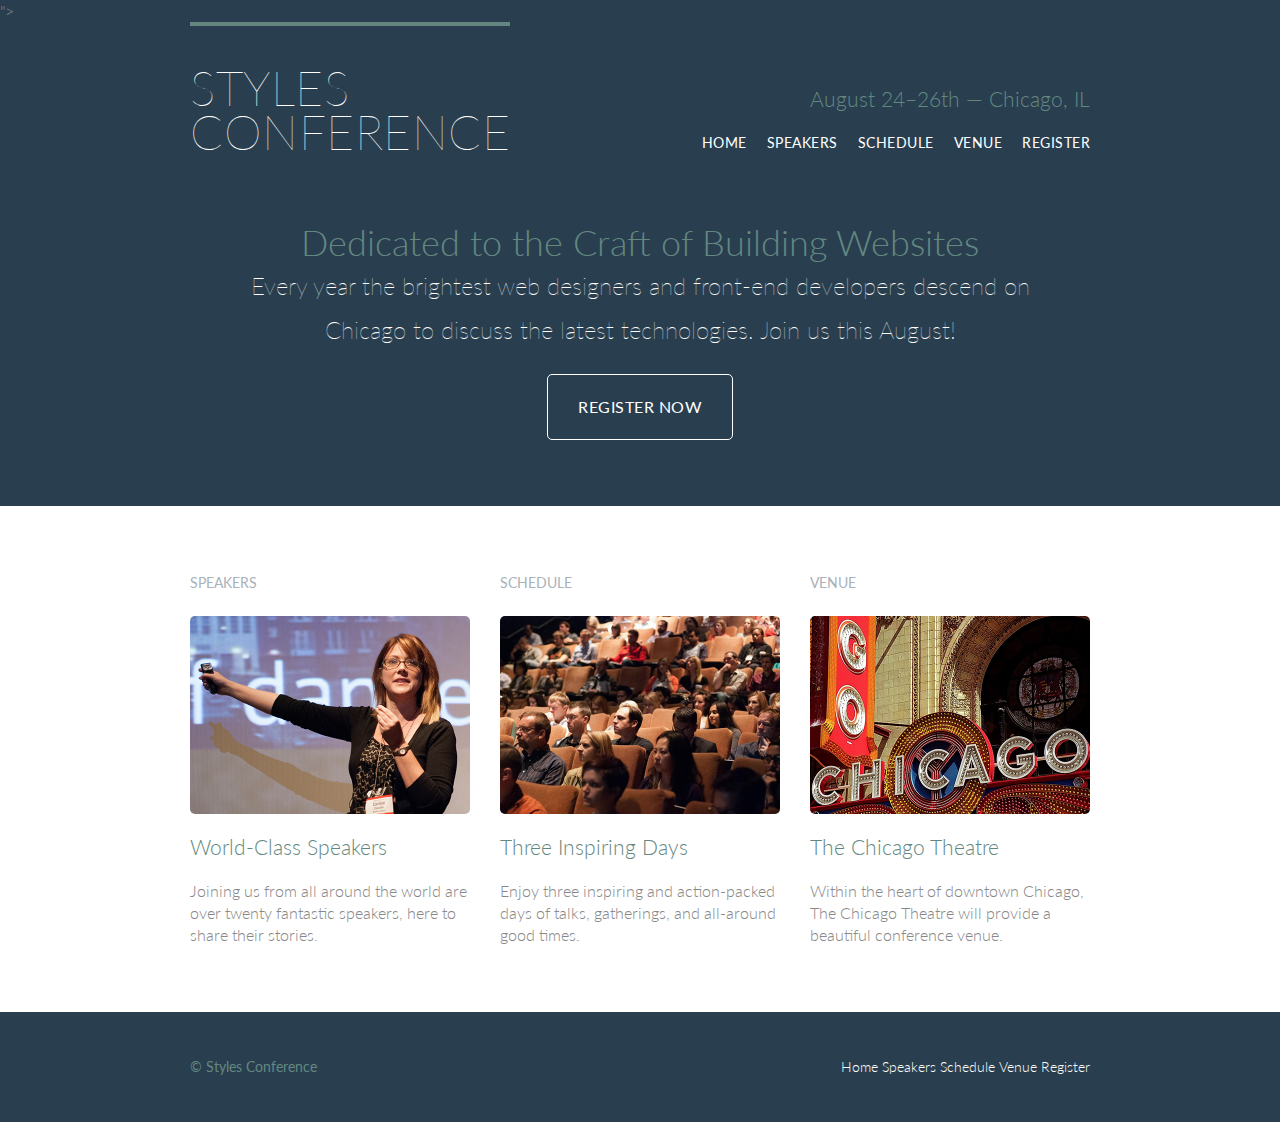
<file: index.html>
<!DOCTYPE html>
<html lang="en">

  <head>
    <meta charset="utf-8">
    <title>Styles Conference</title>
    <link rel="stylesheet" href="assets/stylesheets/main.css">
    <link rel="preconnect" href="https://fonts.googleapis.com">
    <link rel="preconnect" href="https://fonts.gstatic.com" crossorigin>
    <link href="https://fonts.googleapis.com/css2?family=Lato:wght@100;300;400&display=swap" rel="stylesheet">">
  </head>

  <body>

    <header class="primary-header container group">

      <h1 class="logo">
        <a href="index.html">Styles <br> Conference</a>
      </h1>
      <h3 class="tagline">August 24&ndash;26th &mdash; Chicago, IL</h3>

      <nav class="nav primary-nav">
        <ul>
          <li><a href="index.html">Home</a></li><!--
          --><li><a href="speakers.html">Speakers</a></li><!--
          --><li><a href="schedule.html">Schedule</a></li><!--
          --><li><a href="venue.html">Venue</a></li><!--
          --><li><a href="register.html">Register</a></li>
        </ul>
      </nav>

    </header>


    <section class="hero container">

      <h2>Dedicated to the Craft of Building Websites</h2>

      <p>Every year the brightest web designers and front-end developers descend on Chicago to discuss the latest technologies. Join us this August!</p>

      <a class="btn btn-alt" href="register.html">Register Now</a>

    </section>

    <section class="row">
      <div class="grid">

                                                      <!-- Speakers -->
      <section class="teaser col-1-3">
        <h5>Speakers</h5>
        <a href="speakers.html">
        <img src="assets/images/home/speakers.jpg" alt="Professional Speaker">
       
        <h3>World-Class Speakers</h3>
      </a>
        <p>Joining us from all around the world are over twenty fantastic speakers, here to share their stories.</p>
      </section><!-- 
        Schedule 
      --><section class="teaser col-1-3">
        <a href="schedule.html">
          <h5>Schedule</h5>
          <img src="assets/images/home/schedule.jpg" alt="Schedule">
          <h3>Three Inspiring Days</h3>
        </a>
        <p>Enjoy three inspiring and action-packed days of talks, gatherings, and all-around good times.</p>
      </section><!-- 
        Venue 
      --><section class="teaser col-1-3">
        <a href="venue.html">
          <h5>Venue</h5>
          <img src="assets/images/home/venue.jpg" alt="Venue">
          <h3>The Chicago Theatre</h3>
        </a>
        <p>Within the heart of downtown Chicago, The Chicago Theatre will provide a beautiful conference venue.</p>
      </section>

      </div>

    </section>



    <footer class="primary-footer container group">

      <small>&copy; Styles Conference </small>

      <nav class="nav">
        <a href="index.html">Home</a>
        <a href="speakers.html">Speakers</a>
        <a href="schedule.html">Schedule</a>
        <a href="venue.html">Venue</a>
        <a href="register.html">Register</a>
      </nav>

    </footer>

  </body>
</html>
</file>
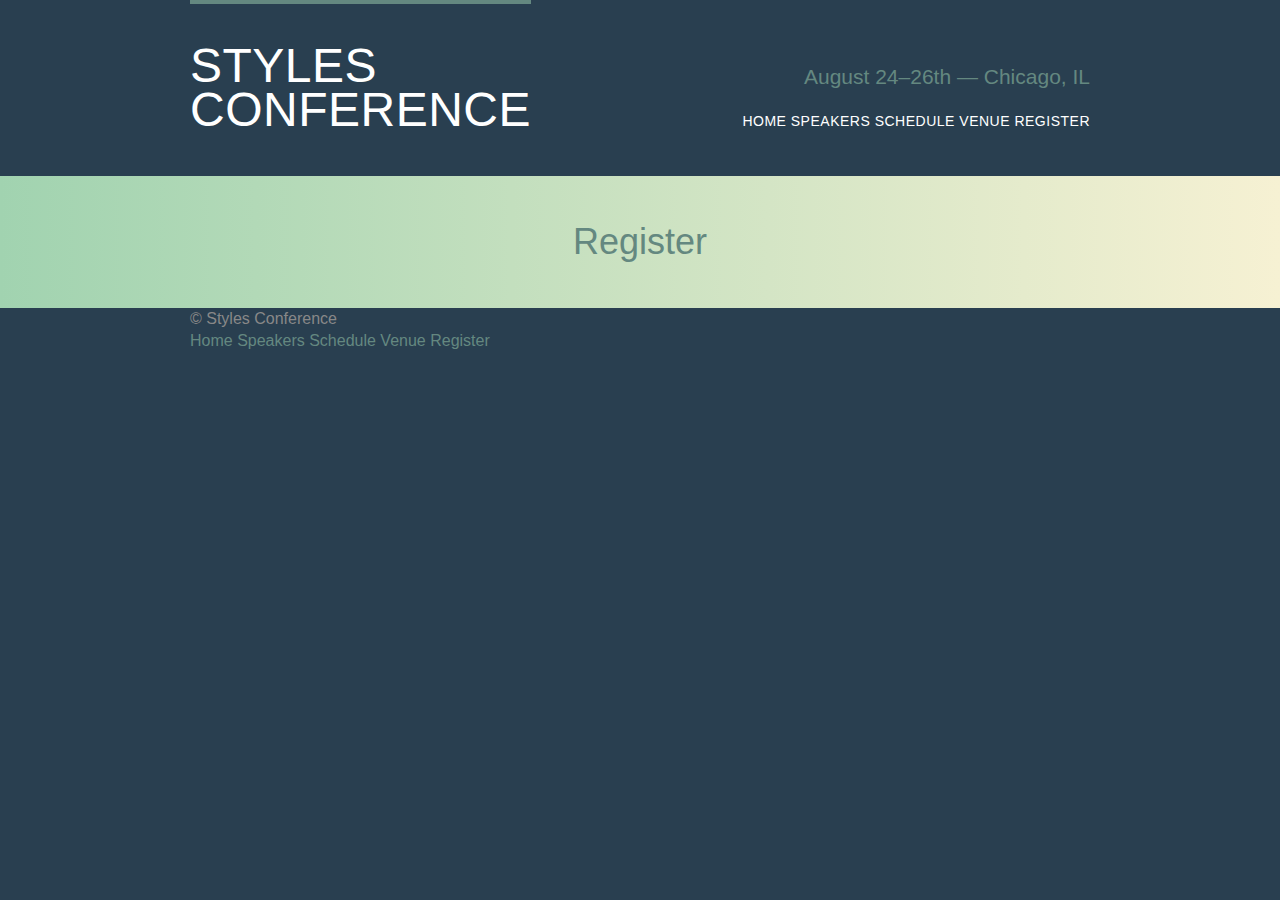
<file: register.html>
<!DOCTYPE html>
<html lang="en">

  <head>
    <meta charset="utf-8">
    <title>Styles Conference</title>
    <link rel="stylesheet" href="assets/stylesheets/main.css">
  </head>

  <body>

    <header class="primary-header container group">

      <h1 class="logo">
        <a href="index.html">Styles <br> Conference</a>
      </h1>
      <h3 class="tagline">August 24&ndash;26th &mdash; Chicago, IL</h3>

      <nav class="nav primary-nav">
        <a href="index.html">Home</a>
        <a href="speakers.html">Speakers</a>
        <a href="schedule.html">Schedule</a>
        <a href="venue.html">Venue</a>
        <a href="register.html">Register</a>
      </nav>

    </header>

    <section class="row-alt">
      <div class="lead container">
        
       <h1>Register</h1>
    
      </div>
    </section>
    


    <footer class="container">
      <small>&copy; Styles Conference</small>
      <nav>
        <a href="index.html">Home</a>
        <a href="speakers.html">Speakers</a>
        <a href="schedule.html">Schedule</a>
        <a href="venue.html">Venue</a>
        <a href="register.html">Register</a>
      </nav>
    </footer>
  </body>
  
</html>
</file>
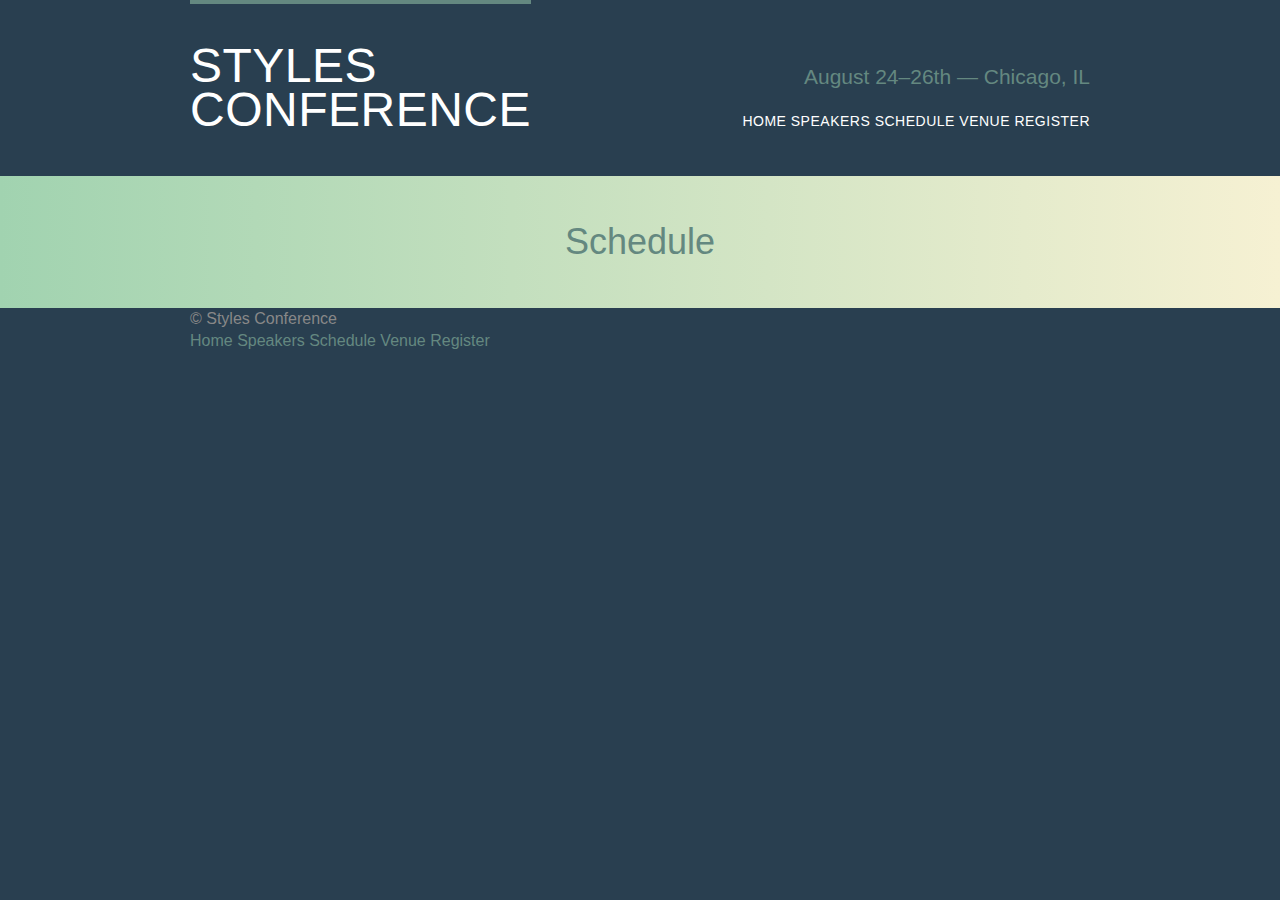
<file: schedule.html>
<!DOCTYPE html>
<html lang="en">

  <head>
    <meta charset="utf-8">
    <title>Styles Conference</title>
    <link rel="stylesheet" href="assets/stylesheets/main.css">
  </head>

  <body>


    <header class="primary-header container group">

      <h1 class="logo">
        <a href="index.html">Styles <br> Conference</a>
      </h1>
      <h3 class="tagline">August 24&ndash;26th &mdash; Chicago, IL</h3>

      <nav class="nav primary-nav">
        <a href="index.html">Home</a>
        <a href="speakers.html">Speakers</a>
        <a href="schedule.html">Schedule</a>
        <a href="venue.html">Venue</a>
        <a href="register.html">Register</a>
      </nav>

    </header>

    <section class="row-alt">
      <div class="lead container">
    
        <h1>Schedule</h1>
    
      </div>
    </section>
   

    <footer class="container">
      <small>&copy; Styles Conference</small>
      <nav>
        <a href="index.html">Home</a>
        <a href="speakers.html">Speakers</a>
        <a href="schedule.html">Schedule</a>
        <a href="venue.html">Venue</a>
        <a href="register.html">Register</a>
      </nav>
    </footer>

  </body>
</html>
</file>
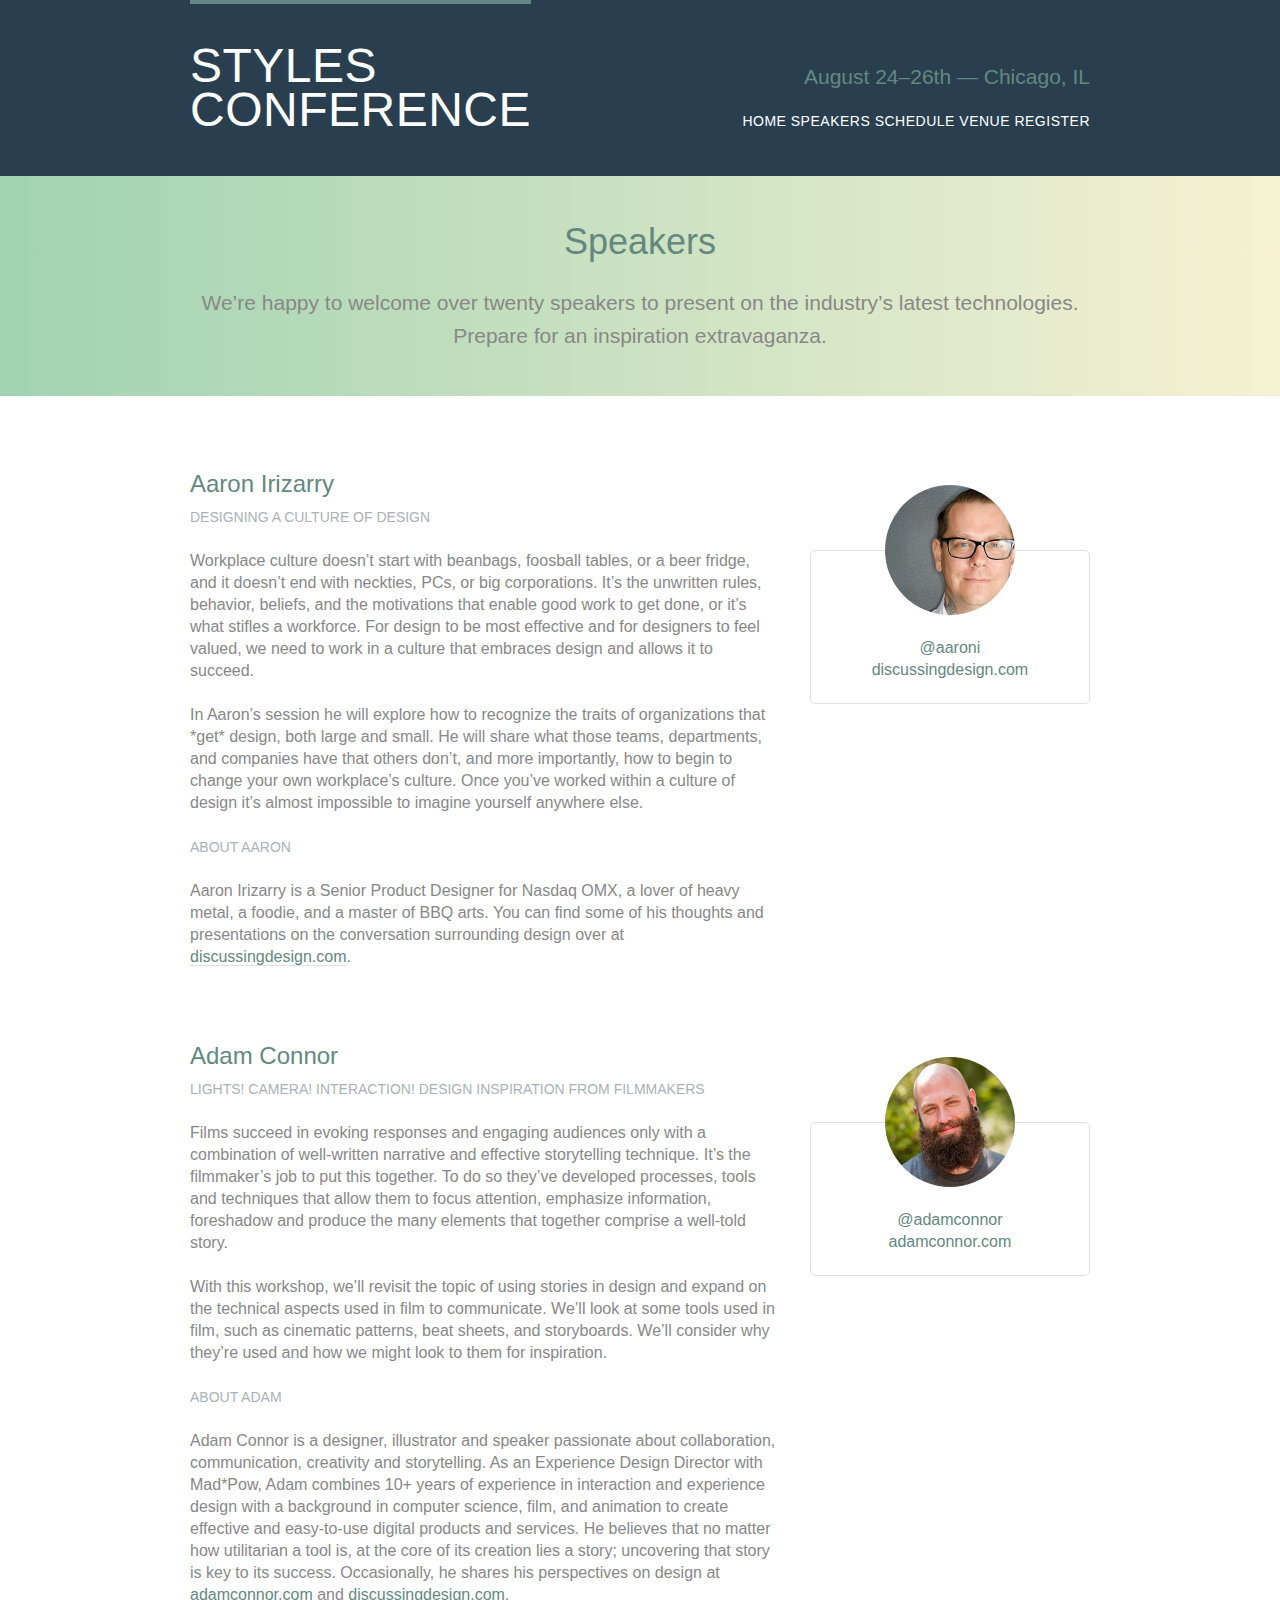
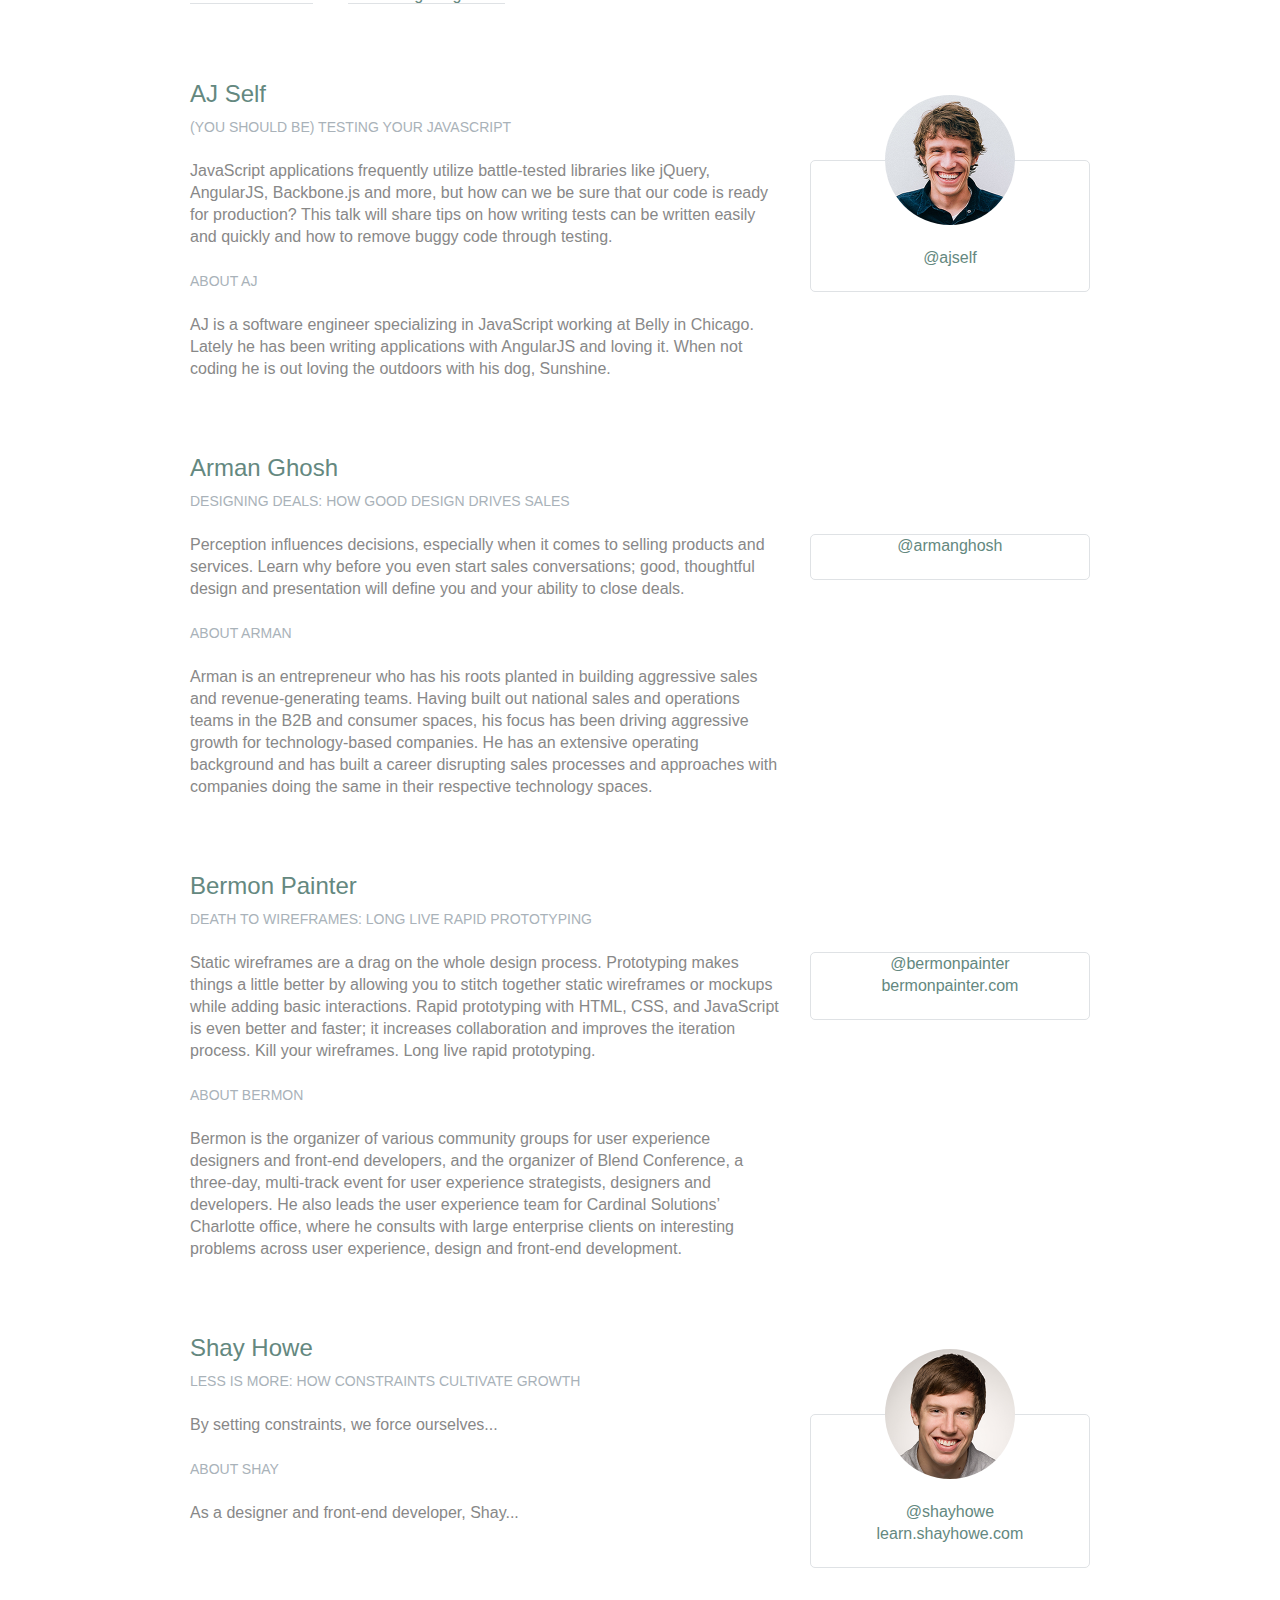
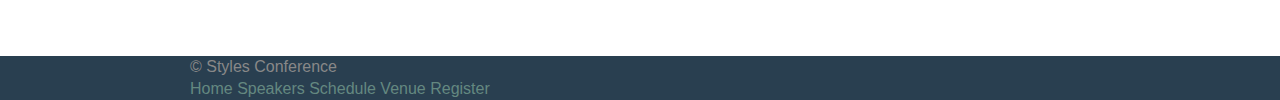
<file: speakers.html>
<!DOCTYPE html>
<html lang="en">

  <head>
    <meta charset="utf-8">
    <title>Styles Conference</title>
    <link rel="stylesheet" href="assets/stylesheets/main.css">
  </head>

  <body>

    <header class="primary-header container group">

      <h1 class="logo">
        <a href="index.html">Styles <br> Conference</a>
      </h1>
      <h3 class="tagline">August 24&ndash;26th &mdash; Chicago, IL</h3>

      <nav class="nav primary-nav">
        <a href="index.html">Home</a>
        <a href="speakers.html">Speakers</a>
        <a href="schedule.html">Schedule</a>
        <a href="venue.html">Venue</a>
        <a href="register.html">Register</a>
      </nav>

    </header>



    <section class="row-alt">
      <div class="lead container">
    
        <h1>Speakers</h1>
    
        <p>We&#8217;re happy to welcome over twenty speakers to present on the industry&#8217;s latest technologies. Prepare for an inspiration extravaganza.</p>
      
      </div>
    </section>
    <section class="row">
      <div class="grid">

        <!-- aaron-irizarry -->
        <section id="aaron-irizarry" class="speaker">
          <div class="col-2-3">
          <h2>Aaron Irizarry</h2>
          <h5>Designing a Culture of Design</h5>
          <p>Workplace culture doesn’t start with beanbags, foosball tables, or a beer fridge, and it doesn’t end with neckties, PCs, or big corporations. It’s the unwritten rules, behavior, beliefs, and the motivations that enable good work to get done, or it’s what stifles a workforce. For design to be most effective and for designers to feel valued, we need to work in a culture that embraces design and allows it to succeed.</p>
          <p>In Aaron’s session he will explore how to recognize the traits of organizations that *get* design, both large and small. He will share what those teams, departments, and companies have that others don’t, and more importantly, how to begin to change your own workplace’s culture. Once you’ve worked within a culture of design it’s almost impossible to imagine yourself anywhere else.</p>
          <h5>About Aaron</h5>
          <p>Aaron Irizarry is a Senior Product Designer for Nasdaq OMX, a lover of heavy metal, a foodie, and a master of BBQ arts. You can find some of his thoughts and presentations on the conversation surrounding design over at <a href="http://www.discussingdesign.com/">discussingdesign.com</a>.</p>
          </div><!--
          --><aside class="col-1-3">
            <div class="speaker-info">
              <img src="assets/images/speakers/aaron-irizarry.jpg" alt="aaron irizarry">
            <ul>
              <li><a href="https://twitter.com/aaroni">@aaroni</a></li>
              <li><a href="http://www.discussingdesign.com/">discussingdesign.com</a></li>
            </ul>
          </div>
          </aside>
        </section>
        
        <!-- adam-connor -->
        <section id="adam-connor" class="speaker">
          <div class="col-2-3">
            <h2>Adam Connor</h2>
            <h5>Lights! Camera! Interaction! Design Inspiration from Filmmakers</h5>
            <p>Films succeed in evoking responses and engaging audiences only with a combination of well-written narrative and effective storytelling technique. It’s the filmmaker’s job to put this together. To do so they’ve developed processes, tools and techniques that allow them to focus attention, emphasize information, foreshadow and produce the many elements that together comprise a well-told story.</p>
            <p>With this workshop, we’ll revisit the topic of using stories in design and expand on the technical aspects used in film to communicate. We’ll look at some tools used in film, such as cinematic patterns, beat sheets, and storyboards. We’ll consider why they’re used and how we might look to them for inspiration.</p>
            <h5>About Adam</h5>
            <p>Adam Connor is a designer, illustrator and speaker passionate about collaboration, communication, creativity and storytelling. As an Experience Design Director with Mad*Pow, Adam combines 10+ years of experience in interaction and experience design with a background in computer science, film, and animation to create effective and easy-to-use digital products and services. He believes that no matter how utilitarian a tool is, at the core of its creation lies a story; uncovering that story is key to its success. Occasionally, he shares his perspectives on design at <a href="http://adamconnor.com/">adamconnor.com</a> and <a href="http://www.discussingdesign.com/">discussingdesign.com</a>.</p>
          </div><!--
          --><aside class="col-1-3">
            <div class="speaker-info">
              <img src="assets/images/speakers/adam-connor.jpg" alt="adam connor">
            <ul>
              <li><a href="https://twitter.com/adamconnor">@adamconnor</a></li>
              <li><a href="http://adamconnor.com/">adamconnor.com</a></li>
            </ul>
          </div>
          </aside>
        </section>

        <!-- aj-self -->
        <section id="aj-self" class="speaker">
          <div class="col-2-3">
  <h2>AJ Self</h2>
  <h5>(You Should Be) Testing Your JavaScript</h5>
  <p>JavaScript applications frequently utilize battle-tested libraries like jQuery, AngularJS, Backbone.js and more, but how can we be sure that our code is ready for production? This talk will share tips on how writing tests can be written easily and quickly and how to remove buggy code through testing.</p>
  <h5>About AJ</h5>
  <p>AJ is a software engineer specializing in JavaScript working at Belly in Chicago. Lately he has been writing applications with AngularJS and loving it. When not coding he is out loving the outdoors with his dog, Sunshine.</p>
          </div><!--
          --><aside class="col-1-3">
            <div class="speaker-info">
              <img src="assets/images/speakers/aj-self.jpg" alt="aj self">
              <ul>
                <li><a href="https://twitter.com/ajself">@ajself</a></li>
              </ul>
            </div>
          </aside>
  
        </section>


        <!-- arman-ghosh -->
        <section id="arman-ghosh" class="speaker">
          <div class="col-2-3">
  <h2>Arman Ghosh</h2>
  <h5>Designing Deals: How Good Design Drives Sales</h5>
  <p>Perception influences decisions, especially when it comes to selling products and services. Learn why before you even start sales conversations; good, thoughtful design and presentation will define you and your ability to close deals.</p>
  <h5>About Arman</h5>
  <p>Arman is an entrepreneur who has his roots planted in building aggressive sales and revenue-generating teams. Having built out national sales and operations teams in the B2B and consumer spaces, his focus has been driving aggressive growth for technology-based companies. He has an extensive operating background and has built a career disrupting sales processes and approaches with companies doing the same in their respective technology spaces.</p>
          </div><!--
          --><aside class="col-1-3"><div class="speaker-info">
              <ul>
                <li><a href="https://twitter.com/armanghosh">@armanghosh</a></li>
              </ul>
            </div>
            </aside>
        </section>

        <!-- bermon-painter -->
        <section class="speaker" id="bermon-painter" >
          
          <div class="col-2-3">
  <h2>Bermon Painter</h2>
  <h5>Death to Wireframes: Long Live Rapid Prototyping</h5>
  <p>Static wireframes are a drag on the whole design process. Prototyping makes things a little better by allowing you to stitch together static wireframes or mockups while adding basic interactions. Rapid prototyping with HTML, CSS, and JavaScript is even better and faster; it increases collaboration and improves the iteration process. Kill your wireframes. Long live rapid prototyping.</p>
  <h5>About Bermon</h5>
  <p>Bermon is the organizer of various community groups for user experience designers and front-end developers, and the organizer of Blend Conference, a three-day, multi-track event for user experience strategists, designers and developers. He also leads the user experience team for Cardinal Solutions’ Charlotte office, where he consults with large enterprise clients on interesting problems across user experience, design and front-end development.</p>
          </div><!--
          --><aside class="col-1-3">
            <div class="speaker-info">
              <ul>
                <li><a href="https://twitter.com/bermonpainter">@bermonpainter</a></li>
                <li><a href="http://bermonpainter.com/">bermonpainter.com</a></li>
              </ul>
            </div>
            </aside>
        </section>


        <!--shay-howe -->
        <section class="speaker" id="shay-howe">

          <div class="col-2-3">
        
            <h2>Shay Howe</h2>
            <h5>Less Is More: How Constraints Cultivate Growth</h5>
            
            <p>By setting constraints, we force ourselves...</p>
            
            <h5>About Shay</h5>
        
            <p>As a designer and front-end developer, Shay...</p>
          
          </div><!--
          --><aside class="col-1-3">
            <div class="speaker-info">
              <img src="assets/images/speakers/shay-howe.jpg" alt="Shay Howe">
              <ul>
                <li><a href="https://twitter.com/shayhowe">@shayhowe</a><li>
                <li><a href="http://learn.shayhowe.com/">learn.shayhowe.com</a></li>
              </ul>
            </div>
          </aside>
        </section>
      </div>
    </section>

    <footer class="container">
      <small>&copy; Styles Conference</small>
      <nav>
        <a href="index.html">Home</a>
        <a href="speakers.html">Speakers</a>
        <a href="schedule.html">Schedule</a>
        <a href="venue.html">Venue</a>
        <a href="register.html">Register</a>
      </nav>
    </footer>

  </body>
</html>
</file>
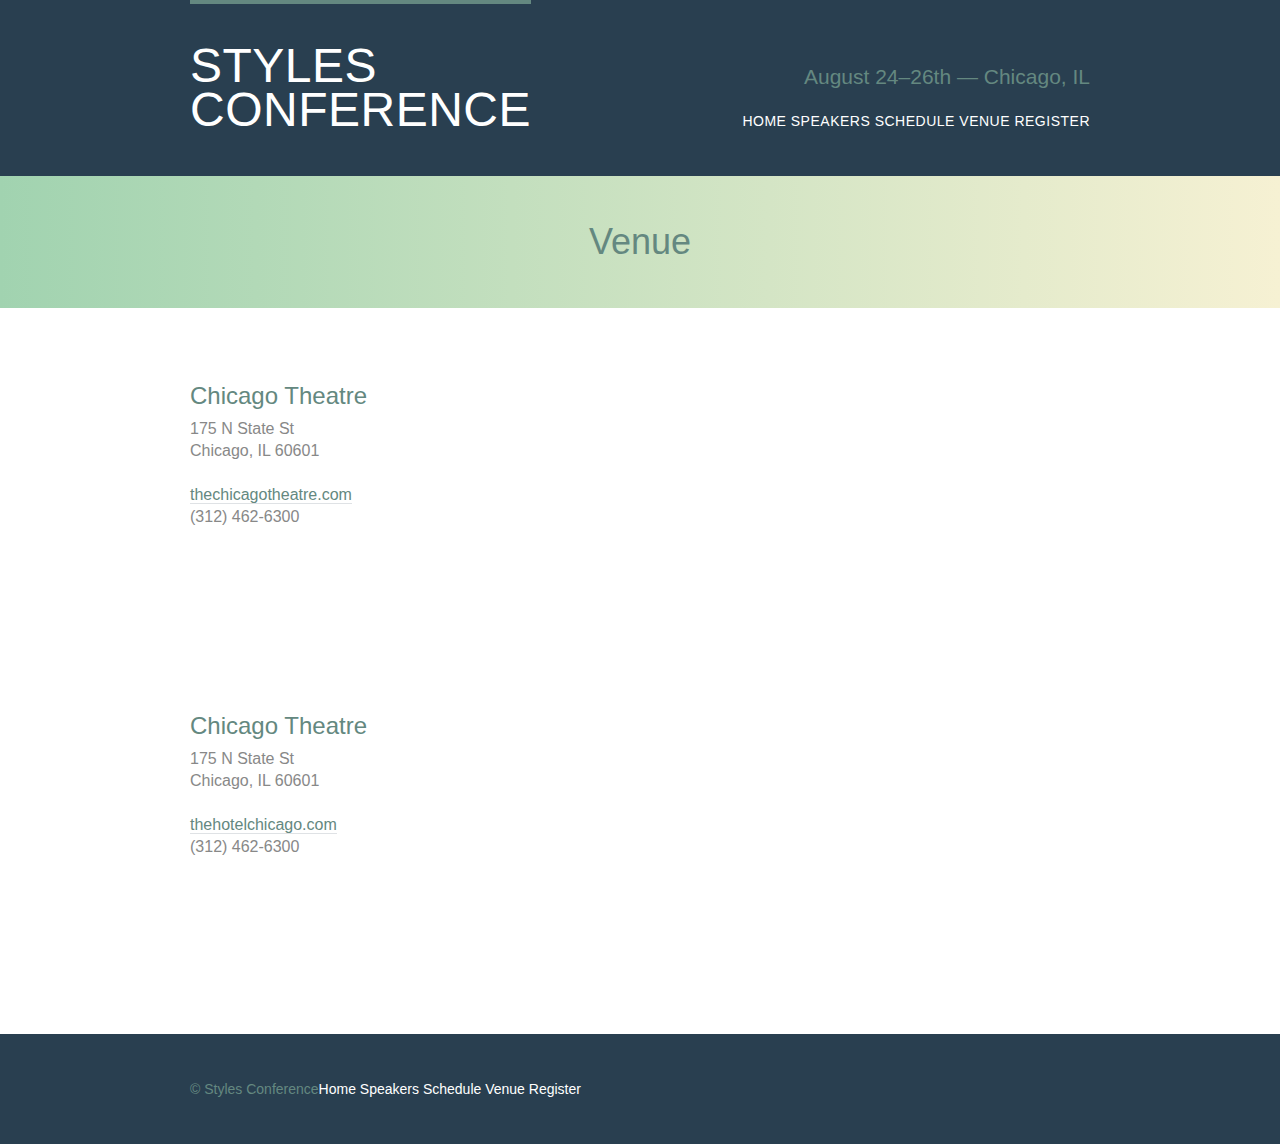
<file: venue.html>
<!DOCTYPE html>
<html lang="en">

  <head>
    <meta charset="utf-8">
    <title>Venue - Styles Conference</title>
    <link rel="stylesheet" href="assets/stylesheets/main.css">
  </head>

  <body>

    <!-- Header -->

    <header class="primary-header container group">

      <h1 class="logo">
        <a href="index.html">Styles <br> Conference</a>
      </h1>
      <h3 class="tagline">August 24&ndash;26th &mdash; Chicago, IL</h3>

      <nav class="nav primary-nav">
        <a href="index.html">Home</a>
        <a href="speakers.html">Speakers</a>
        <a href="schedule.html">Schedule</a>
        <a href="venue.html">Venue</a>
        <a href="register.html">Register</a>
      </nav>

    </header>

    <section class="row-alt">
      <div class="lead container">
        
        <h1>Venue</h1>
    
      </div>
    </section>
    
    <section class="row">
      <div class="grid">
    
        <section class="venue-theatre">
        
          <div class="col-1-3">
            <h2>Chicago Theatre</h2>
            <p>175 N State St <br> Chicago, IL 60601</p>
            <p><a href="http://www.thechicagotheatre.com/">thechicagotheatre.com</a> <br> (312) 462-6300</p>
          </div><!--
    
          --><iframe class="venue-map col-2-3" src="https://www.google.com/maps/embed?pb=!1m5!3m3!1m2!1s0x880e2ca55810a493%3A0x4700ddf60fcbfad6!2schicago+theatre!5e0!3m2!1sen!2sus!4v1388701393606"></iframe>
        
        </section>
        
        <section class="venue-hotel">
    
          <div class="col-1-3">
            <h2>Chicago Theatre</h2>
            <p>175 N State St <br> Chicago, IL 60601</p>
            <p><a href="http://www.thehotelchicago.com/">thehotelchicago.com</a> <br> (312) 462-6300</p>
          </div><!--
          --><iframe class="venue-map col-2-3" src="https://www.google.com/maps/embed?pb=!1m5!3m3!1m2!1s0x880e2ca55810a493%3A0x4700ddf60fcbfad6!2schicago+theatre!5e0!3m2!1sen!2sus!4v1388701393606"></iframe>
         
        
        </section>
    
      </div>
    </section>
    

    <footer class="primary-footer container group">
      <small>&copy; Styles Conference</small>
      <nav>
        <a href="index.html">Home</a>
        <a href="speakers.html">Speakers</a>
        <a href="schedule.html">Schedule</a>
        <a href="venue.html">Venue</a>
        <a href="register.html">Register</a>
      </nav>
    </footer>

  </body>
</html>
</file>
<file: assets/stylesheets/main.css>
/* http://meyerweb.com/eric/tools/css/reset/
   v2.0 | 20110126
   License: none (public domain)
*/

html, body, div, span, applet, object, iframe,
h1, h2, h3, h4, h5, h6, p, blockquote, pre,
a, abbr, acronym, address, big, cite, code,
del, dfn, em, img, ins, kbd, q, s, samp,
small, strike, strong, sub, sup, tt, var,
b, u, i, center,
dl, dt, dd, ol, ul, li,
fieldset, form, label, legend,
table, caption, tbody, tfoot, thead, tr, th, td,
article, aside, canvas, details, embed,
figure, figcaption, footer, header, hgroup,
menu, nav, output, ruby, section, summary,
time, mark, audio, video {
  margin: 0;
  padding: 0;
  border: 0;
  font-size: 100%;
  font: inherit;
  vertical-align: baseline;
}
/* HTML5 display-role reset for older browsers */
article, aside, details, figcaption, figure,
footer, header, hgroup, menu, nav, section {
  display: block;
}
body {
  line-height: 1;
}
ol, ul {
  list-style: none;
}
blockquote, q {
  quotes: none;
}
blockquote:before, blockquote:after,
q:before, q:after {
  content: '';
  content: none;
}
table {
  border-collapse: collapse;
  border-spacing: 0;
}

/*
  ========================================
  Custom styles
  ========================================
*/

body {
  background: #293f50;
  color: #888;
  font: 300 16px/22px "Lato", "Open Sans", "Helvetica Neue", Helvetica, Arial, sans-serif;
}

/*
  ========================================
  Grid
  ========================================
*/

*,
*:before,
*:after {
  -webkit-box-sizing: border-box;
     -moz-box-sizing: border-box;
          box-sizing: border-box;
}
.container,
.grid {
  margin: 0 auto;
  width: 960px;
}
.container {
  padding-left: 30px;
  padding-right: 30px;
}
.grid,
.col-1-3,
.col-2-3 {
  padding-left: 15px;
  padding-right: 15px;
}
.col-1-3,
.col-2-3  {
  display: inline-block;
  vertical-align: top;
}
.col-1-3 {
  width: 33.33%;
}
.col-2-3 {
  width: 66.66%;
}

/*
  ========================================
  Clearfix
  ========================================
*/

.group:before,
.group:after {
  content: "";
  display: table;
}
.group:after {
  clear: both;
}
.group {
  clear: both;
  *zoom: 1;
}

/*
  ========================================
  Rows
  ========================================
*/

.row,
.row-alt {
  min-width: 960px;
}
.row {
  background: #fff;
  padding: 66px 0 44px 0;
}
.row-alt {
  background: #cbe2c1;
  background: -webkit-linear-gradient(to right, #a1d3b0, #f6f1d3);
  background:    -moz-linear-gradient(to right, #a1d3b0, #f6f1d3);
  background:         linear-gradient(to right, #a1d3b0, #f6f1d3);
  padding: 44px 0 22px 0;
}

/*
  ========================================
  Typography
  ========================================
*/

h1, h2, h3, h4 {
  color: #648880;
}
h1, h3, h4, h5, p {
  margin-bottom: 22px;
}
h1 {
  font-size: 36px;
  line-height: 44px;
}
h2 {
  font-size: 24px;
  line-height: 44px;
}
h3 {
  font-size: 21px;
}
h4 {
  font-size: 18px;
}
h5 {
  color: #a9b2b9;
  font-size: 14px;
  font-weight: 400;
  text-transform: uppercase;
}
strong {
  font-weight: 400;
}
cite,
em {
  font-style: italic;
}

/*
  ========================================
  Leads
  ========================================
*/

.lead {
  text-align: center;
}
.lead p {
  font-size: 21px;
  line-height: 33px;
}

/*
  ========================================
  Links
  ========================================
*/

a {
  color: #648880;
  text-decoration: none;
}
a:hover {
  color: #a9b2b9;
}
p a {
  border-bottom: 1px solid #dfe2e5;
}
.primary-header a,
.primary-footer a {
  color: #fff;
}
.primary-header a:hover,
.primary-footer a:hover {
  color: #648880;
}

/*
  ========================================
  Buttons
  ========================================
*/

.btn {
  border-radius: 5px;
  color: #fff;
  cursor: pointer;
  display: inline-block;
  font-weight: 400;
  letter-spacing: .5px;
  margin: 0;
  text-transform: uppercase;
}
.btn-alt {
  border: 1px solid #fff;
  padding: 10px 30px;
}
.btn-alt:hover {
  background: #fff;
  color: #648880;
}

/*
  ========================================
  Primary header
  ========================================
*/

.logo {
  border-top: 4px solid #648880;
  float: left;
  font-size: 48px;
  font-weight: 100;
  letter-spacing: .5px;
  line-height: 44px;
  padding: 40px 0 22px 0;
  text-transform: uppercase;
}
.tagline {
  margin: 66px 0 22px 0;
  text-align: right;
}
.primary-nav {
  font-size: 14px;
  font-weight: 400;
  letter-spacing: .5px;
  text-transform: uppercase;
}

/*
  ========================================
  Primary footer
  ========================================
*/

.primary-footer {
  color: #648880;
  font-size: 14px;
  padding-bottom: 44px;
  padding-top: 44px;
}
.primary-footer small {
  float: left;
  font-weight: 400;
}

/*
  ========================================
  Navigation
  ========================================
*/

.nav {
  text-align: right;
}
.nav li {
  display: inline-block;
  margin: 0 10px;
  vertical-align: top;
}
.nav li:last-child {
  margin-right: 0;
}

/*
  ========================================
  Home
  ========================================
*/

.teaser img {
  border-radius: 5px;
  display: block;
  margin-bottom: 22px;
  max-width: 100%
}

.hero {
  color: #fff;
  line-height: 44px;
  padding: 22px 80px 66px 80px;
  text-align: center;
}
.hero h2 {
  font-size: 36px;
}
.hero p {
  font-size: 24px;
  font-weight: 100;
}
.teaser a:hover h3 {
  color: #a9b2b9;
}
.teaser img {
  border-radius: 5px;
  display: block;
  margin-bottom: 22px;
  max-width: 100%
}

/*
  ========================================
  Speakers
  ========================================
*/

.speaker {
  margin-bottom: 44px;
}
.speaker-info {
  border: 1px solid #dfe2e5;
  border-radius: 5px;
  margin-top: 88px;
  padding-bottom: 22px;
  text-align: center;
}
.speaker-info img {
  border-radius: 50%;
  height: 130px;
  margin: -66px 0 22px 0;
  vertical-align: top;
}



/*
  ========================================
  Venue
  ========================================
*/

.venue-theatre {
  margin-bottom: 66px;
}
.venue-hotel {
  margin-bottom: 22px;
}
.venue-map {
  height: 264px;
}
</file>
